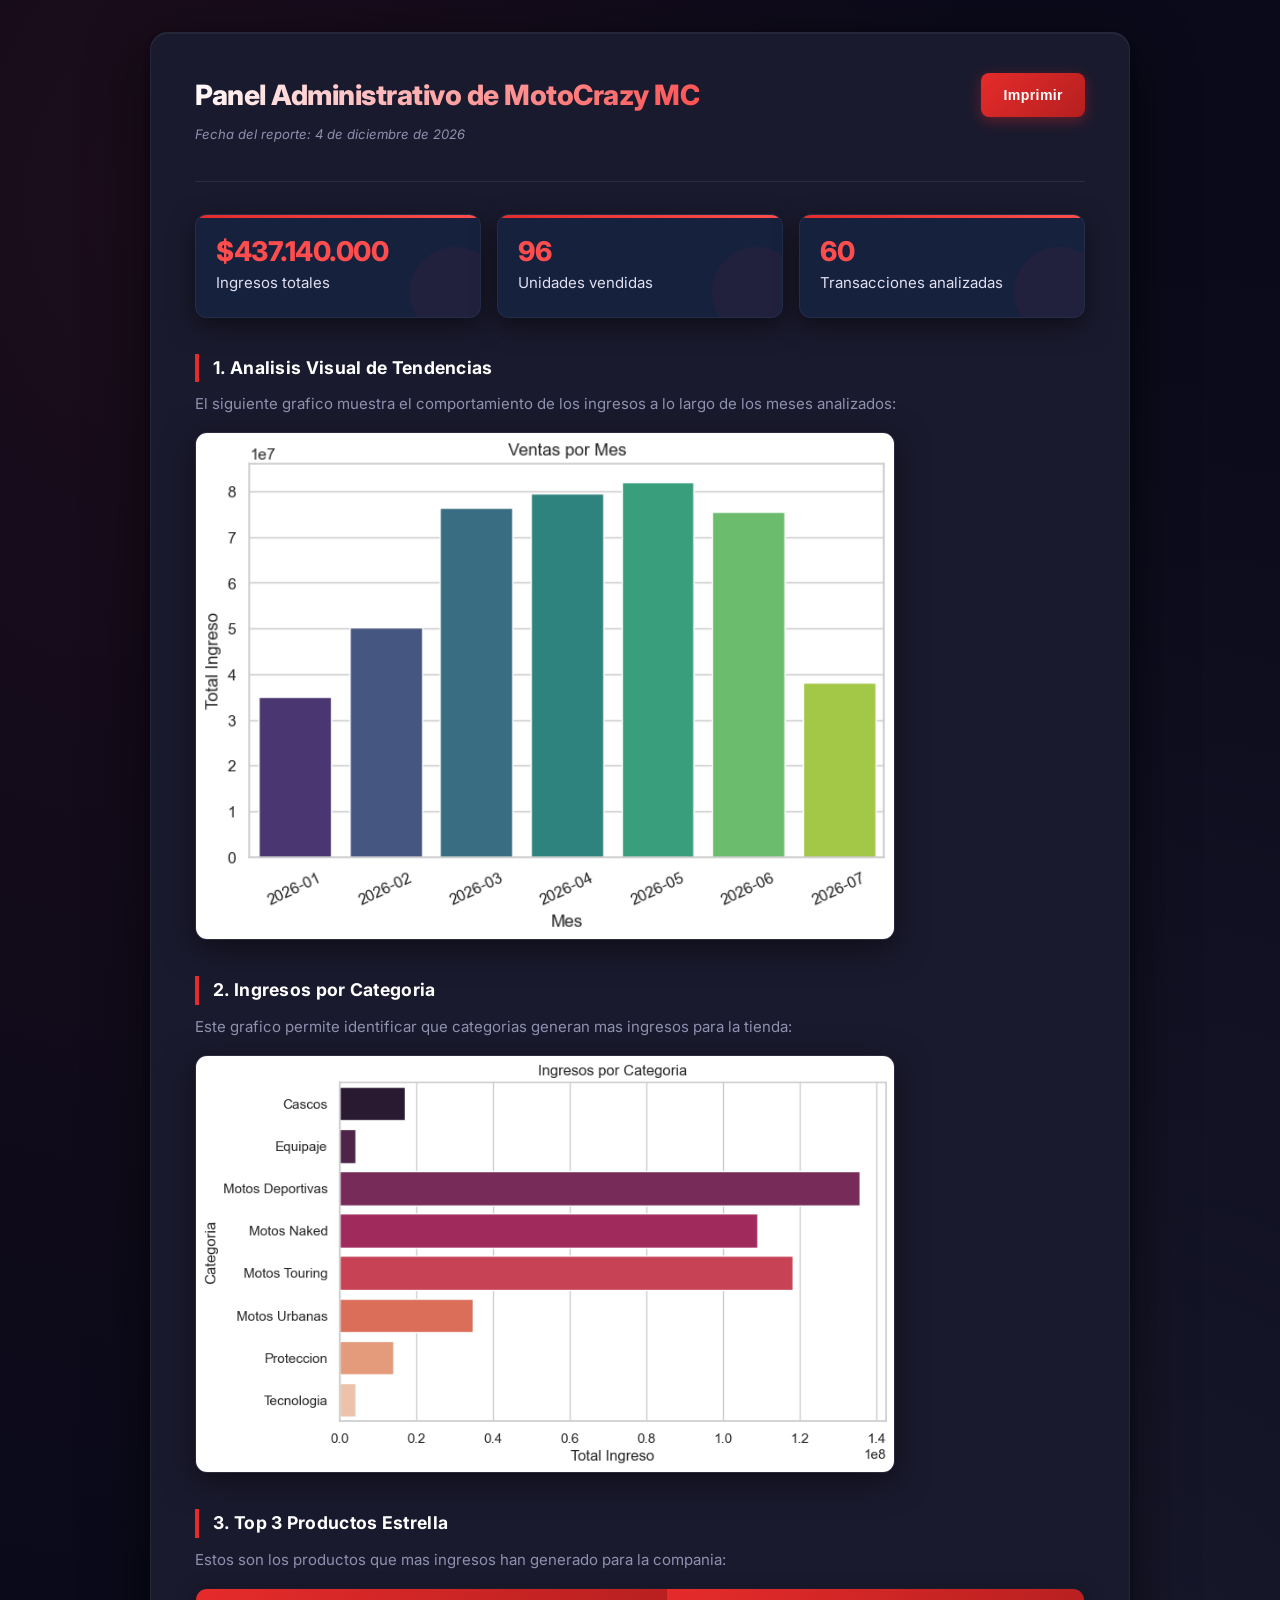
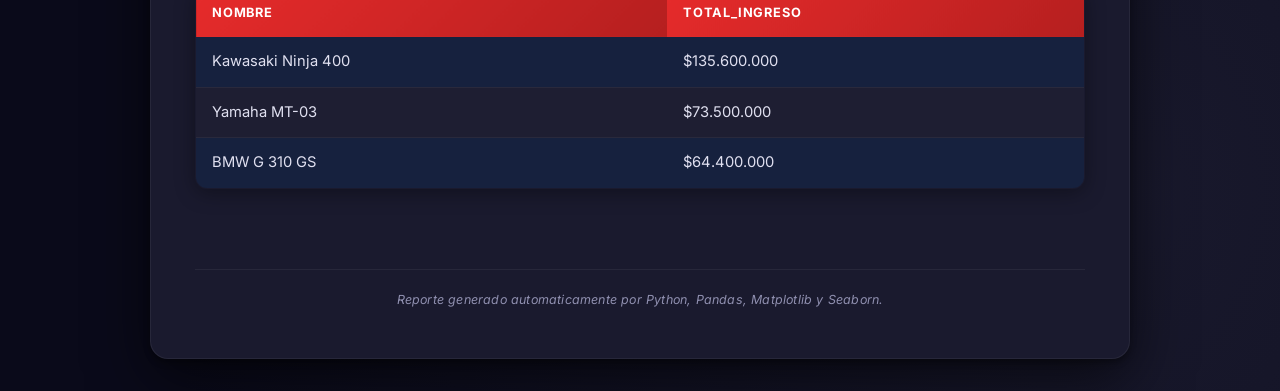
<file: dashboard_admin/admin_dashboard.html>
<!DOCTYPE html>
<html lang="es">
<head>
 <meta charset="UTF-8">
 <meta name="viewport" content="width=device-width, initial-scale=1.0">
 <title>Panel Administrativo de MotoCrazy MC</title>
 <link rel="stylesheet" href="assets/css/dashboard.css">
</head>
<body>
 <div class="contenedor">
 <header class="encabezado-dashboard">
  <div>
   <h1>Panel Administrativo de MotoCrazy MC</h1>
   <p class="nota-reporte">Fecha del reporte: <span data-fecha-reporte></span></p>
  </div>
  <button class="boton-imprimir" type="button" data-accion="imprimir-dashboard">Imprimir</button>
 </header>
 <hr>

 <div class="metricas">
  <div class="metrica"><strong>$437.140.000</strong>Ingresos totales</div>
  <div class="metrica"><strong>96</strong>Unidades vendidas</div>
  <div class="metrica"><strong>60</strong>Transacciones analizadas</div>
 </div>

 <h2>1. Analisis Visual de Tendencias</h2>
 <p>El siguiente grafico muestra el comportamiento de los ingresos a lo largo de los meses analizados:</p>
 <img src="grafico_ventas.png" alt="Grafico de Ventas" width="700">

 <h2>2. Ingresos por Categoria</h2>
 <p>Este grafico permite identificar que categorias generan mas ingresos para la tienda:</p>
 <img src="graficos/ingresos_por_categoria.png" alt="Grafico de Ingresos por Categoria" width="700">

 <h2>3. Top 3 Productos Estrella</h2>
 <p>Estos son los productos que mas ingresos han generado para la compania:</p>
 <table border="1" class="dataframe">
  <thead>
    <tr style="text-align: right;">
      <th>nombre</th>
      <th>Total_Ingreso</th>
    </tr>
  </thead>
  <tbody>
    <tr>
      <td>Kawasaki Ninja 400</td>
      <td>$135.600.000</td>
    </tr>
    <tr>
      <td>Yamaha MT-03</td>
      <td>$73.500.000</td>
    </tr>
    <tr>
      <td>BMW G 310 GS</td>
      <td>$64.400.000</td>
    </tr>
  </tbody>
</table>

 <br><br>
 <p class="nota-reporte"><i>Reporte generado automaticamente por Python, Pandas, Matplotlib y Seaborn.</i></p>
 </div>
 <script src="assets/js/dashboard.js"></script>
</body>
</html>
</file>
<file: dashboard_admin/assets/css/dashboard.css>
@import url('https://fonts.googleapis.com/css2?family=Inter:wght@300;400;600;700;800&display=swap');

*, *::before, *::after {
    box-sizing: border-box;
    margin: 0;
    padding: 0;
}

:root {
    --rojo-moto:    #e62b2b;
    --rojo-oscuro:  #b51f1f;
    --negro:        #0d0d0d;
    --gris-oscuro:  #1a1a2e;
    --gris-panel:   #16213e;
    --gris-medio:   #2a2a4a;
    --blanco:       #ffffff;
    --texto-claro:  #e0e0f0;
    --texto-suave:  #9090b0;
    --fondo:        #0a0a1a;
    --acento:       #ff4d4d;
    --sombra-roja:  rgba(230, 43, 43, 0.35);
    --sombra-panel: rgba(0, 0, 0, 0.5);
    --radio:        12px;
    --radio-sm:     8px;
    --transicion:   0.3s ease;
}

body {
    margin: 0;
    padding: 32px 20px;
    background: var(--fondo);
    background-image:
        radial-gradient(ellipse at 10% 10%, rgba(230,43,43,0.08) 0%, transparent 55%),
        radial-gradient(ellipse at 90% 90%, rgba(26,26,46,0.9) 0%, transparent 60%);
    color: var(--texto-claro);
    font-family: 'Inter', 'Segoe UI', Tahoma, Geneva, Verdana, sans-serif;
    font-size: 15px;
    line-height: 1.6;
    min-height: 100vh;
}

/* ── Contenedor principal ───────────────────────────────── */
.contenedor {
    max-width: 980px;
    margin: 0 auto;
    padding: 40px 44px;
    background: var(--gris-oscuro);
    border-radius: 18px;
    border: 1px solid rgba(255,255,255,0.06);
    box-shadow:
        0 4px 6px rgba(0,0,0,0.3),
        0 20px 60px rgba(0,0,0,0.6),
        inset 0 1px 0 rgba(255,255,255,0.05);
}

/* ── Encabezado ─────────────────────────────────────────── */
.encabezado-dashboard {
    display: flex;
    align-items: flex-start;
    justify-content: space-between;
    gap: 20px;
    padding-bottom: 28px;
    border-bottom: 1px solid rgba(255,255,255,0.08);
    margin-bottom: 32px;
}

.encabezado-dashboard h1 {
    font-size: 1.75rem;
    font-weight: 800;
    letter-spacing: -0.5px;
    background: linear-gradient(135deg, var(--blanco) 0%, var(--acento) 100%);
    -webkit-background-clip: text;
    -webkit-text-fill-color: transparent;
    background-clip: text;
}

h2 {
    font-size: 1.1rem;
    font-weight: 700;
    color: var(--blanco);
    letter-spacing: 0.3px;
    margin: 36px 0 10px;
    padding-left: 14px;
    border-left: 4px solid var(--rojo-moto);
}

p {
    color: var(--texto-suave);
    margin-bottom: 8px;
}

hr {
    display: none;
}

/* ── Nota / fecha ───────────────────────────────────────── */
.nota-reporte {
    font-size: 0.82rem;
    color: var(--texto-suave);
    margin-top: 6px;
    font-style: italic;
}

/* ── Tarjetas de métricas ───────────────────────────────── */
.metricas {
    display: grid;
    grid-template-columns: repeat(auto-fit, minmax(200px, 1fr));
    gap: 16px;
    margin: 28px 0 36px;
}

.metrica {
    position: relative;
    overflow: hidden;
    padding: 22px 20px;
    background: var(--gris-panel);
    border-radius: var(--radio);
    border: 1px solid rgba(255,255,255,0.06);
    box-shadow: 0 8px 24px var(--sombra-panel);
    transition: transform var(--transicion), box-shadow var(--transicion);
}

.metrica::before {
    content: '';
    position: absolute;
    top: 0; left: 0;
    width: 100%; height: 3px;
    background: linear-gradient(90deg, var(--rojo-moto), var(--acento));
    border-radius: var(--radio) var(--radio) 0 0;
}

.metrica::after {
    content: '';
    position: absolute;
    bottom: -20px; right: -20px;
    width: 90px; height: 90px;
    background: var(--rojo-moto);
    opacity: 0.05;
    border-radius: 50%;
    transition: opacity var(--transicion);
}

.metrica:hover {
    transform: translateY(-4px);
    box-shadow: 0 16px 40px var(--sombra-panel), 0 0 20px var(--sombra-roja);
}

.metrica:hover::after {
    opacity: 0.12;
}

.metrica strong {
    display: block;
    font-size: 1.7rem;
    font-weight: 800;
    color: var(--acento);
    letter-spacing: -0.5px;
    margin-bottom: 4px;
    line-height: 1.1;
}

/* ── Botón imprimir ─────────────────────────────────────── */
.boton-imprimir {
    display: inline-flex;
    align-items: center;
    gap: 8px;
    min-height: 44px;
    padding: 10px 22px;
    color: var(--blanco);
    background: linear-gradient(135deg, var(--rojo-moto), var(--rojo-oscuro));
    border: none;
    border-radius: var(--radio-sm);
    cursor: pointer;
    font-weight: 700;
    font-size: 0.88rem;
    letter-spacing: 0.4px;
    box-shadow: 0 4px 14px var(--sombra-roja);
    transition: all var(--transicion);
    white-space: nowrap;
}

.boton-imprimir:hover {
    background: linear-gradient(135deg, var(--acento), var(--rojo-moto));
    box-shadow: 0 6px 20px var(--sombra-roja);
    transform: translateY(-2px);
}

.boton-imprimir:active {
    transform: translateY(0);
}

/* ── Imágenes / gráficos ────────────────────────────────── */
img {
    max-width: 100%;
    margin-top: 16px;
    border: 1px solid rgba(255,255,255,0.08);
    border-radius: var(--radio);
    box-shadow: 0 8px 32px rgba(0,0,0,0.5);
    display: block;
}

/* ── Tabla ──────────────────────────────────────────────── */
table {
    width: 100%;
    margin-top: 16px;
    border-collapse: collapse;
    border-radius: var(--radio);
    overflow: hidden;
    box-shadow: 0 4px 20px rgba(0,0,0,0.35);
}

th {
    padding: 14px 16px;
    background: linear-gradient(135deg, var(--rojo-moto), var(--rojo-oscuro));
    color: var(--blanco);
    text-align: left;
    font-size: 0.8rem;
    font-weight: 700;
    text-transform: uppercase;
    letter-spacing: 0.8px;
    border: none;
}

td {
    padding: 13px 16px;
    border: none;
    border-bottom: 1px solid rgba(255,255,255,0.05);
    color: var(--texto-claro);
    font-size: 0.92rem;
    background: var(--gris-panel);
    transition: background var(--transicion);
}

tr:last-child td {
    border-bottom: none;
}

tr:hover td {
    background: var(--gris-medio);
}

tr:nth-child(even) td {
    background: rgba(255,255,255,0.02);
}

tr:nth-child(even):hover td {
    background: var(--gris-medio);
}

/* ── Pie de página ──────────────────────────────────────── */
.nota-reporte i {
    display: block;
    margin-top: 32px;
    padding-top: 20px;
    border-top: 1px solid rgba(255,255,255,0.06);
    font-size: 0.78rem;
    color: var(--texto-suave);
    text-align: center;
    letter-spacing: 0.2px;
}

/* ── Print ──────────────────────────────────────────────── */
@media print {
    body {
        background: #ffffff;
        color: #111;
        padding: 0;
    }

    .contenedor {
        box-shadow: none;
        border: none;
        background: #fff;
        padding: 20px;
    }

    .encabezado-dashboard h1 {
        -webkit-text-fill-color: #111;
        color: #111;
    }

    h2 {
        color: #111;
    }

    .metricas {
        grid-template-columns: repeat(3, 1fr);
    }

    .metrica {
        background: #f5f5f5;
        border: 1px solid #ddd;
        box-shadow: none;
    }

    .metrica::before { display: none; }

    .metrica strong {
        color: #cc0000;
    }

    td {
        background: #fff !important;
        color: #111;
        border-bottom: 1px solid #eee;
    }

    th {
        background: #cc0000 !important;
        -webkit-print-color-adjust: exact;
        print-color-adjust: exact;
    }

    .boton-imprimir {
        display: none;
    }

    img {
        box-shadow: none;
        border: 1px solid #ccc;
    }
}
</file>
